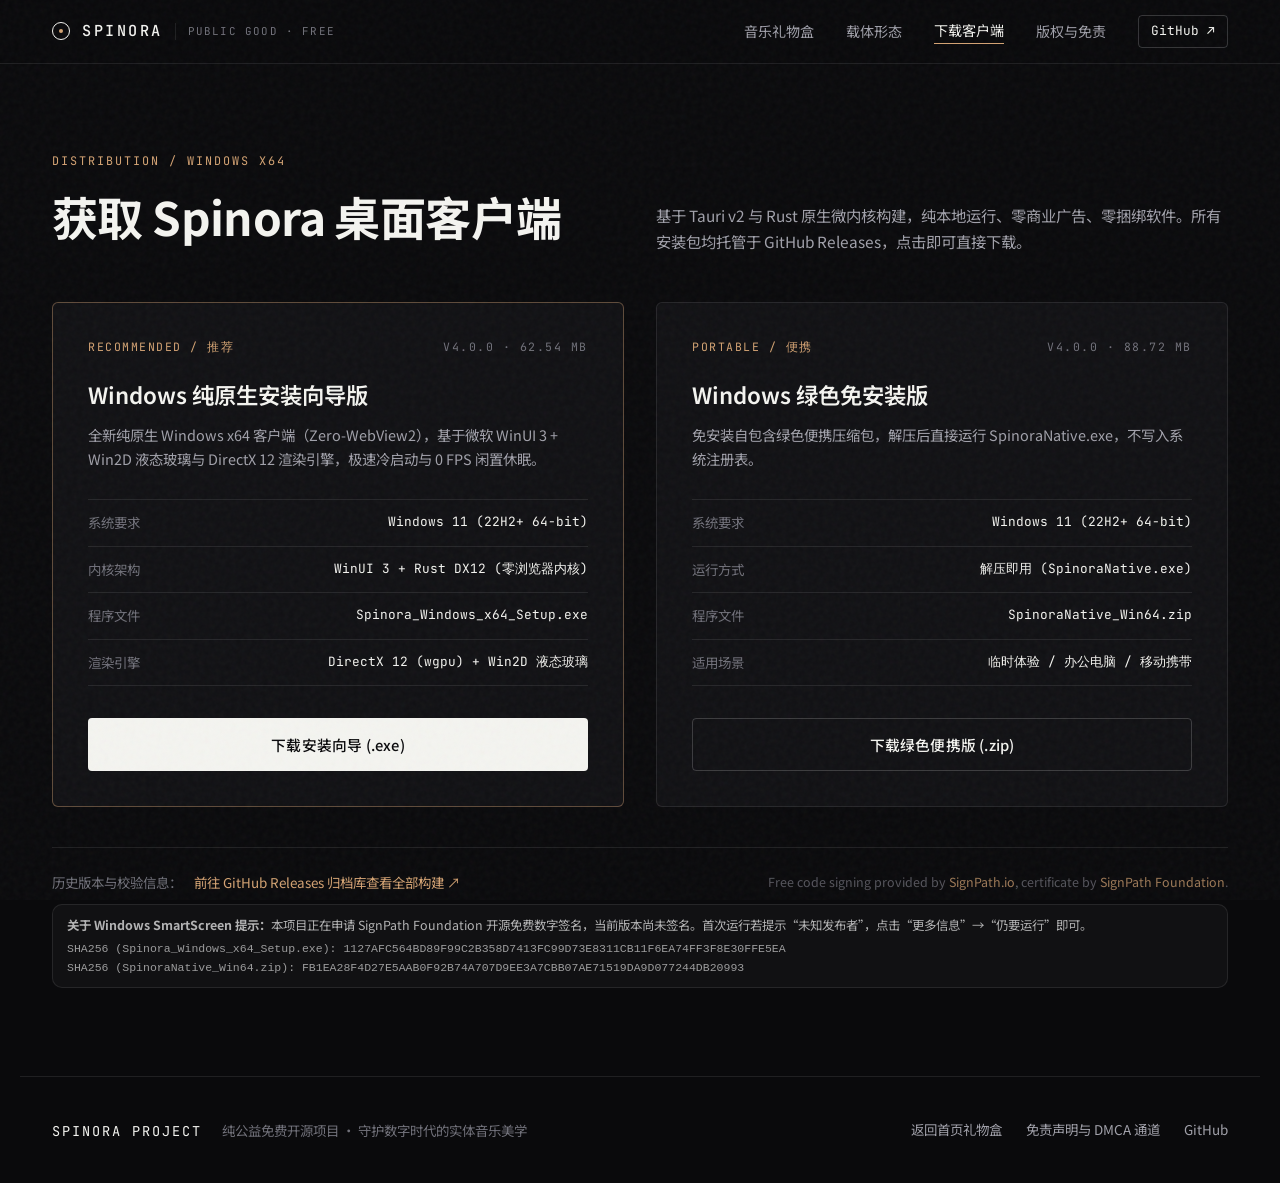
<file: public/download.html>
<!DOCTYPE html>
<html lang="zh-CN">
<head>
  <meta charset="UTF-8">
  <meta name="viewport" content="width=device-width, initial-scale=1.0">
  <title>下载桌面客户端 — Spinora</title>
  <meta name="description" content="免费下载 Spinora Windows 桌面端（安装向导版 2.44 MB / 绿色单文件便携版 9.54 MB），Tauri v2 + Rust 原生微内核，零广告纯公益。">
  <link rel="preconnect" href="https://fonts.googleapis.com">
  <link rel="preconnect" href="https://fonts.gstatic.com" crossorigin>
  <link href="https://fonts.googleapis.com/css2?family=Instrument+Serif:ital@0;1&family=JetBrains+Mono:wght@400;500&family=Noto+Sans+SC:wght@300;400;500;600;700&display=swap" rel="stylesheet">
  <link rel="stylesheet" href="css/style.css">
  <link rel="icon" type="image/svg+xml" href="assets/logo.svg">
</head>
<body>
  <div class="film-grain-overlay" aria-hidden="true"></div>
  <div class="ambient-studio-light" aria-hidden="true"></div>

  <header class="navbar">
    <div class="nav-inner">
      <a href="index.html" class="brand-box">
        <span class="brand-disc-mark" aria-hidden="true"></span>
        <span class="brand-title">SPINORA</span>
        <span class="brand-edition">PUBLIC GOOD · FREE</span>
      </a>
      <nav class="nav-menu">
        <a href="index.html#giftbox">音乐礼物盒</a>
        <a href="index.html#formats">载体形态</a>
        <a href="download.html" class="nav-active">下载客户端</a>
        <a href="javascript:void(0)" id="btn-open-disclaimer">版权与免责</a>
        <a href="https://github.com/muyang13140101-a11y/spinora-website" target="_blank" rel="noopener noreferrer" class="nav-gh-link">
          GitHub ↗
        </a>
      </nav>
    </div>
  </header>

  <main>
    <section class="editorial-section download-page-hero">
      <div class="section-header-split">
        <div>
          <div class="section-kicker">DISTRIBUTION / WINDOWS X64</div>
          <h1 class="section-title" style="font-size: clamp(2.1rem, 3.6vw, 3rem);">获取 Spinora 桌面客户端</h1>
        </div>
        <p class="section-lead">
          基于 Tauri v2 与 Rust 原生微内核构建，纯本地运行、零商业广告、零捆绑软件。所有安装包均托管于 GitHub Releases，点击即可直接下载。
        </p>
      </div>

      <div class="download-monolith-grid">
        <div class="dl-monolith dl-primary-card">
          <div class="dl-top-meta">
            <span class="dl-tag">RECOMMENDED / 推荐</span>
            <span class="dl-ver">V4.0.0 · 62.54 MB</span>
          </div>
          <h3>Windows 纯原生安装向导版</h3>
          <p class="dl-summary">全新纯原生 Windows x64 客户端（Zero-WebView2），基于微软 WinUI 3 + Win2D 液态玻璃与 DirectX 12 渲染引擎，极速冷启动与 0 FPS 闲置休眠。</p>
          <ul class="dl-spec-list">
            <li><span>系统要求</span><span>Windows 11 (22H2+ 64-bit)</span></li>
            <li><span>内核架构</span><span>WinUI 3 + Rust DX12 (零浏览器内核)</span></li>
            <li><span>程序文件</span><span>Spinora_Windows_x64_Setup.exe</span></li>
            <li><span>渲染引擎</span><span>DirectX 12 (wgpu) + Win2D 液态玻璃</span></li>
          </ul>
          <a href="https://github.com/muyang13140101-a11y/spinora-website/releases/download/v4.0.0/Spinora_Windows_x64_Setup.exe" class="btn btn-solid btn-full">
            下载安装向导 (.exe)
          </a>
        </div>

        <div class="dl-monolith">
          <div class="dl-top-meta">
            <span class="dl-tag">PORTABLE / 便携</span>
            <span class="dl-ver">V4.0.0 · 88.72 MB</span>
          </div>
          <h3>Windows 绿色免安装版</h3>
          <p class="dl-summary">免安装自包含绿色便携压缩包，解压后直接运行 SpinoraNative.exe，不写入系统注册表。</p>
          <ul class="dl-spec-list">
            <li><span>系统要求</span><span>Windows 11 (22H2+ 64-bit)</span></li>
            <li><span>运行方式</span><span>解压即用 (SpinoraNative.exe)</span></li>
            <li><span>程序文件</span><span>SpinoraNative_Win64.zip</span></li>
            <li><span>适用场景</span><span>临时体验 / 办公电脑 / 移动携带</span></li>
          </ul>
          <a href="https://github.com/muyang13140101-a11y/spinora-website/releases/download/v4.0.0/SpinoraNative_Win64.zip" class="btn btn-outline btn-full">
            下载绿色便携版 (.zip)
          </a>
        </div>
      </div>

      <div class="download-footnote-bar" style="flex-direction:column;align-items:flex-start;gap:10px;">
        <div style="display:flex;flex-wrap:wrap;align-items:center;gap:12px;width:100%;">
          <span>历史版本与校验信息：</span>
          <a href="https://github.com/muyang13140101-a11y/spinora-website/releases" target="_blank" rel="noopener noreferrer">前往 GitHub Releases 归档库查看全部构建 ↗</a>
          <span style="margin-left:auto;font-size:0.78rem;opacity:0.72;">Free code signing provided by <a href="https://signpath.io/" target="_blank" rel="noopener noreferrer">SignPath.io</a>, certificate by <a href="https://signpath.org/" target="_blank" rel="noopener noreferrer">SignPath Foundation</a>.</span>
        </div>
        <div style="font-size:0.78rem;line-height:1.65;color:rgba(255,255,255,0.68);background:rgba(255,255,255,0.03);border:1px solid rgba(255,255,255,0.09);border-radius:10px;padding:10px 14px;width:100%;">
          <div><strong>关于 Windows SmartScreen 提示：</strong>本项目正在申请 SignPath Foundation 开源免费数字签名，当前版本尚未签名。首次运行若提示“未知发布者”，点击“更多信息”→“仍要运行”即可。</div>
          <div style="margin-top:4px;font-family:monospace;font-size:0.72rem;word-break:break-all;opacity:0.86;">
            SHA256 (Spinora_Windows_x64_Setup.exe): 1127AFC564BD89F99C2B358D7413FC99D73E8311CB11F6EA74FF3F8E30FFE5EA<br/>
            SHA256 (SpinoraNative_Win64.zip): FB1EA28F4D27E5AAB0F92B74A707D9EE3A7CBB07AE71519DA9D077244DB20993
          </div>
        </div>
      </div>
    </section>
  </main>

  <footer class="footer">
    <div class="footer-inner">
      <div class="footer-left">
        <span class="footer-brand">SPINORA PROJECT</span>
        <span class="footer-desc">纯公益免费开源项目 · 守护数字时代的实体音乐美学</span>
      </div>
      <div class="footer-links">
        <a href="index.html">返回首页礼物盒</a>
        <a href="javascript:void(0)" id="footer-disclaimer-link">免责声明与 DMCA 通道</a>
        <a href="https://github.com/muyang13140101-a11y/spinora-website" target="_blank" rel="noopener noreferrer">GitHub</a>
      </div>
    </div>
  </footer>

  <!-- 免责弹窗 -->
  <div id="disclaimer-modal" class="modal-backdrop hidden">
    <div class="modal-card">
      <div class="modal-header">
        <h3>纯公益合规宗旨与法律免责声明</h3>
        <button id="btn-close-modal" class="modal-close-btn">&times;</button>
      </div>
      <div class="modal-body">
        <div class="disclaimer-alert">
          <strong>非商业与零侵权声明：</strong> Spinora 官方网站与客户端均为完全开源、非盈利的纯公益项目。绝不销售任何软件、不收取会员费、不设付费墙、亦不投放任何商业广告。
        </div>
        <div class="disclaimer-points">
          <h4>1. 零音频托管原则</h4>
          <p>Spinora 官方网站及边缘服务器绝不托管、储存、盗链或分发任何受版权保护的完整商业音频文件。</p>
          <h4>2. 本地化客户端架构</h4>
          <p>Spinora Windows 客户端采用 Tauri + Rust 架构，仅作为桌面本地渲染外壳，通过官方开放接口与用户授权服务交互，不破解、不绕过任何流媒体 DRM 防护。</p>
          <h4>3. 快速 DMCA 维权与下线通道</h4>
          <p>如有版权方认为网站内用户分享的曲目元数据涉嫌侵权，请发送邮件至 <strong>dmca@spinora.org</strong>，我们将在 24 小时内核实并下线。</p>
        </div>
      </div>
      <div class="modal-footer">
        <button id="btn-modal-confirm" class="btn btn-solid">我已了解并同意</button>
      </div>
    </div>
  </div>

  <script src="js/app.js"></script>
</body>
</html>
</file>
<file: public/css/style.css>
:root {
  --bg: #0a0a0c;
  --surface: #111114;
  --surface-elevated: #17171b;
  --hairline: rgba(255, 255, 255, 0.09);
  --hairline-strong: rgba(255, 255, 255, 0.18);
  --ink: #f4f4f0;
  --ink-muted: #a1a1aa;
  --ink-dim: #71717a;
  --amber: #d4a373;
  --amber-bright: #e6be94;
  --amber-soft: rgba(212, 163, 115, 0.14);
  --success: #4ade80;
  --danger: #f87171;
  --font-sans: "Noto Sans SC", -apple-system, BlinkMacSystemFont, "Segoe UI", sans-serif;
  --font-serif: "Instrument Serif", Georgia, "Songti SC", serif;
  --font-mono: "JetBrains Mono", ui-monospace, SFMono-Regular, monospace;
  --ease-spring: cubic-bezier(0.16, 1, 0.3, 1);
}

.scroll-progress-bar {
  position: fixed;
  top: 0;
  left: 0;
  height: 2px;
  width: 0%;
  background: linear-gradient(90deg, var(--amber), var(--amber-bright), #fff);
  z-index: 9998;
  transition: width 0.08s linear;
}

[data-reveal] {
  opacity: 0;
  transform: translateY(24px);
  transition: opacity 0.75s var(--ease-spring), transform 0.75s var(--ease-spring);
}

[data-reveal].revealed {
  opacity: 1;
  transform: translateY(0);
}

* {
  box-sizing: border-box;
  margin: 0;
  padding: 0;
}

html {
  scroll-behavior: smooth;
  background-color: var(--bg);
}

body {
  font-family: var(--font-sans);
  background-color: var(--bg);
  color: var(--ink);
  line-height: 1.6;
  overflow-x: hidden;
  -webkit-font-smoothing: antialiased;
}

/* 胶片颗粒噪点纹理：赋予界面真实的物理纸张与磨砂金属触感 */
.film-grain-overlay {
  position: fixed;
  inset: 0;
  z-index: 9999;
  pointer-events: none;
  opacity: 0.04;
  background-image: url("data:image/svg+xml,%3Csvg viewBox='0 0 200 200' xmlns='http://www.w3.org/2000/svg'%3E%3Cfilter id='n'%3E%3CfeTurbulence type='fractalNoise' baseFrequency='0.85' numOctaves='3' stitchTiles='stitch'/%3E%3C/filter%3E%3Crect width='100%25' height='100%25' filter='url(%23n)'/%3E%3C/svg%3E");
}

/* 克制的暖琥珀与冷银环境微光 */
.ambient-studio-light {
  position: fixed;
  inset: 0;
  z-index: -1;
  pointer-events: none;
  background:
    radial-gradient(circle at 75% 30%, rgba(212, 163, 115, 0.08) 0%, transparent 50%),
    radial-gradient(circle at 15% 75%, rgba(255, 255, 255, 0.03) 0%, transparent 45%);
}

/* 极简顶部导航 */
.navbar {
  position: sticky;
  top: 0;
  z-index: 1000;
  background: rgba(10, 10, 12, 0.78);
  backdrop-filter: blur(18px);
  -webkit-backdrop-filter: blur(18px);
  border-bottom: 1px solid var(--hairline);
}

.nav-inner {
  max-width: 1240px;
  margin: 0 auto;
  padding: 0.95rem 2rem;
  display: flex;
  align-items: center;
  justify-content: space-between;
}

.brand-box {
  display: flex;
  align-items: center;
  gap: 0.75rem;
  text-decoration: none;
  color: var(--ink);
}

.brand-disc-mark {
  width: 18px;
  height: 18px;
  border-radius: 50%;
  border: 1.5px solid var(--ink);
  position: relative;
  display: inline-block;
}

.brand-disc-mark::after {
  content: '';
  position: absolute;
  top: 50%;
  left: 50%;
  width: 4px;
  height: 4px;
  border-radius: 50%;
  background: var(--amber);
  transform: translate(-50%, -50%);
}

.brand-title {
  font-family: var(--font-mono);
  font-size: 0.95rem;
  font-weight: 500;
  letter-spacing: 2.5px;
}

.brand-edition {
  font-family: var(--font-mono);
  font-size: 0.68rem;
  color: var(--ink-dim);
  letter-spacing: 1.2px;
  padding-left: 0.75rem;
  border-left: 1px solid var(--hairline);
}

.nav-menu {
  display: flex;
  align-items: center;
  gap: 2rem;
}

.nav-menu a {
  color: var(--ink-muted);
  text-decoration: none;
  font-size: 0.88rem;
  font-weight: 400;
  transition: color 0.2s;
}

.nav-menu a:hover,
.nav-menu a.nav-active {
  color: var(--ink);
}

.nav-menu a.nav-active {
  border-bottom: 1px solid var(--amber);
  padding-bottom: 2px;
}

.nav-gh-link {
  font-family: var(--font-mono);
  font-size: 0.8rem !important;
  color: var(--ink) !important;
  border: 1px solid var(--hairline-strong);
  padding: 5px 12px;
  border-radius: 4px;
}

.nav-gh-link:hover {
  border-color: var(--amber);
  color: var(--amber-bright) !important;
}

/* 按钮体系：克制利落的工业线条 */
.btn {
  display: inline-flex;
  align-items: center;
  justify-content: center;
  padding: 0.85rem 1.75rem;
  font-size: 0.92rem;
  font-weight: 500;
  border-radius: 4px;
  text-decoration: none;
  cursor: pointer;
  border: 1px solid transparent;
  transition: all 0.22s ease;
  letter-spacing: 0.2px;
}

.btn-solid {
  background: var(--ink);
  color: #0a0a0c;
}

.btn-solid:hover {
  background: var(--amber-bright);
  transform: translateY(-1px);
}

.btn-outline {
  background: transparent;
  color: var(--ink);
  border-color: var(--hairline-strong);
}

.btn-outline:hover {
  border-color: var(--ink);
  background: rgba(255, 255, 255, 0.04);
}

.btn-full {
  width: 100%;
}

/* ========================================================
   Hero 首屏：开放式 3D CD 背景舞台 + 杂志排版
   ======================================================== */
.hero-stage-section {
  position: relative;
  min-height: 82vh;
  display: flex;
  align-items: center;
  border-bottom: 1px solid var(--hairline);
  overflow: hidden;
}

.hero-three-backdrop {
  position: absolute;
  inset: 0;
  z-index: 1;
  cursor: grab;
}

.hero-three-backdrop:active {
  cursor: grabbing;
}

/* 左侧暗角渐变，保证文字在 3D CD 背景前拥有极高可读性 */
.hero-three-backdrop::after {
  content: '';
  position: absolute;
  inset: 0;
  pointer-events: none;
  background: linear-gradient(90deg, rgba(10, 10, 12, 0.94) 0%, rgba(10, 10, 12, 0.72) 45%, rgba(10, 10, 12, 0.12) 100%);
}

.three-loading-hint {
  position: absolute;
  right: 18%;
  top: 50%;
  transform: translateY(-50%);
  font-family: var(--font-mono);
  font-size: 0.75rem;
  letter-spacing: 2px;
  color: var(--ink-dim);
}

.hero-content-layer {
  position: relative;
  z-index: 2;
  max-width: 1240px;
  width: 100%;
  margin: 0 auto;
  padding: 5rem 2rem;
  pointer-events: none;
}

.hero-content-layer > * {
  max-width: 580px;
  pointer-events: auto;
}

.hero-meta-line {
  font-family: var(--font-mono);
  font-size: 0.74rem;
  letter-spacing: 1.8px;
  color: var(--amber);
  display: flex;
  align-items: center;
  gap: 10px;
  margin-bottom: 1.5rem;
}

.hero-meta-line .sep {
  color: var(--ink-dim);
}

.hero-headline {
  font-size: clamp(2.5rem, 4.4vw, 3.85rem);
  font-weight: 700;
  line-height: 1.15;
  letter-spacing: -1px;
  margin-bottom: 1.4rem;
  color: var(--ink);
}

.serif-italic {
  font-family: var(--font-serif);
  font-style: italic;
  font-weight: 400;
  color: var(--amber-bright);
  letter-spacing: 0;
}

.hero-desc {
  font-size: 1rem;
  color: var(--ink-muted);
  line-height: 1.8;
  margin-bottom: 2.2rem;
}

.hero-cta-group {
  display: flex;
  gap: 1rem;
  margin-bottom: 3rem;
  flex-wrap: wrap;
}

.hero-hardware-bar {
  display: flex;
  align-items: center;
  gap: 0.65rem;
  flex-wrap: wrap;
  padding-top: 1.5rem;
  border-top: 1px solid var(--hairline);
}

.hw-label {
  font-family: var(--font-mono);
  font-size: 0.68rem;
  letter-spacing: 1.5px;
  color: var(--ink-dim);
  margin-right: 0.5rem;
}

.hw-btn {
  font-family: var(--font-mono);
  font-size: 0.72rem;
  letter-spacing: 0.8px;
  background: rgba(17, 17, 20, 0.8);
  border: 1px solid var(--hairline-strong);
  color: var(--ink-muted);
  padding: 5px 11px;
  border-radius: 3px;
  cursor: pointer;
  transition: all 0.2s;
}

.hw-btn:hover {
  color: var(--ink);
  border-color: var(--ink-muted);
}

.hw-btn.active {
  background: var(--amber-soft);
  border-color: var(--amber);
  color: var(--amber-bright);
}

.hw-hint {
  font-size: 0.75rem;
  color: var(--ink-dim);
  margin-left: auto;
}

/* ========================================================
   通用杂志章节排版
   ======================================================== */
.editorial-section {
  max-width: 1240px;
  margin: 0 auto;
  padding: 5.5rem 2rem;
  border-bottom: 1px solid var(--hairline);
}

.section-header-split {
  display: grid;
  grid-template-columns: 1fr 1fr;
  gap: 2rem;
  align-items: end;
  margin-bottom: 3rem;
}

.section-kicker {
  font-family: var(--font-mono);
  font-size: 0.74rem;
  letter-spacing: 2px;
  color: var(--amber);
  margin-bottom: 0.6rem;
}

.section-title {
  font-size: 2.2rem;
  font-weight: 700;
  letter-spacing: -0.6px;
  color: var(--ink);
}

.section-lead {
  font-size: 0.96rem;
  color: var(--ink-muted);
  line-height: 1.7;
}

.archive-counter {
  display: inline-block;
  margin-left: 8px;
  font-family: var(--font-mono);
  font-size: 0.82rem;
  color: var(--amber-bright);
}

/* ========================================================
   01 / 五种物理媒介形态：编号索引 + 质感物理模型预览
   ======================================================== */
.formats-showcase-grid {
  display: grid;
  grid-template-columns: 0.95fr 1.05fr;
  gap: 2.5rem;
  align-items: stretch;
}

.formats-index-list {
  display: flex;
  flex-direction: column;
  border-top: 1px solid var(--hairline);
}

.format-index-item {
  display: flex;
  align-items: center;
  gap: 1.2rem;
  padding: 1.25rem 0.75rem;
  background: transparent;
  border: none;
  border-bottom: 1px solid var(--hairline);
  color: var(--ink-muted);
  text-align: left;
  cursor: pointer;
  transition: all 0.2s ease;
}

.format-index-item:hover {
  color: var(--ink);
  padding-left: 1.15rem;
}

.format-index-item.active {
  color: var(--ink);
  background: rgba(255, 255, 255, 0.025);
  border-bottom-color: var(--amber);
  padding-left: 1.15rem;
}

.fmt-num {
  font-family: var(--font-mono);
  font-size: 0.8rem;
  color: var(--ink-dim);
}

.format-index-item.active .fmt-num {
  color: var(--amber);
}

.fmt-name {
  font-size: 1.05rem;
  font-weight: 600;
  flex-grow: 1;
}

.fmt-spec {
  font-family: var(--font-mono);
  font-size: 0.7rem;
  letter-spacing: 1px;
  color: var(--ink-dim);
}

.formats-stage-panel {
  background: var(--surface);
  border: 1px solid var(--hairline);
  border-radius: 6px;
  padding: 2rem;
  display: flex;
  flex-direction: column;
  justify-content: space-between;
}

.format-pane {
  display: none;
}

.format-pane.active {
  display: block;
  animation: fadeUp 0.3s ease;
}

@keyframes fadeUp {
  from { opacity: 0; transform: translateY(6px); }
  to { opacity: 1; transform: translateY(0); }
}

.pane-visual-box {
  height: 290px;
  background: radial-gradient(circle at center, #1a1a20 0%, #0d0d10 100%);
  border: 1px solid var(--hairline);
  border-radius: 4px;
  display: flex;
  align-items: center;
  justify-content: center;
  margin-bottom: 1.5rem;
  overflow: hidden;
  position: relative;
}

.pane-meta {
  font-family: var(--font-mono);
  font-size: 0.72rem;
  letter-spacing: 1.5px;
  color: var(--amber);
  margin-bottom: 0.45rem;
}

.pane-copy h3 {
  font-size: 1.35rem;
  font-weight: 600;
  margin-bottom: 0.65rem;
}

.pane-copy p {
  font-size: 0.92rem;
  color: var(--ink-muted);
  line-height: 1.7;
}

/* 物理器物纯 CSS 精细绘制 */
.real-cd-artifact {
  width: 156px;
  height: 156px;
  border-radius: 50%;
  background: radial-gradient(circle at center, transparent 18%, rgba(255,255,255,0.06) 19%, rgba(255,255,255,0.12) 100%);
  border: 1px solid rgba(255, 255, 255, 0.25);
  position: relative;
  display: flex;
  align-items: center;
  justify-content: center;
  box-shadow: 0 18px 40px rgba(0, 0, 0, 0.7);
  animation: slowSpin 14s linear infinite;
}

.real-cd-rainbow {
  position: absolute;
  inset: 2px;
  border-radius: 50%;
  background: conic-gradient(from 20deg, rgba(255,255,255,0.12), rgba(212,163,115,0.28), rgba(147,197,253,0.28), rgba(255,255,255,0.08), rgba(244,114,182,0.22), rgba(255,255,255,0.14));
  -webkit-mask-image: radial-gradient(circle, transparent 22%, black 23%);
  mask-image: radial-gradient(circle, transparent 22%, black 23%);
}

.real-cd-hub {
  width: 44px;
  height: 44px;
  border-radius: 50%;
  border: 1px solid rgba(255, 255, 255, 0.3);
  background: radial-gradient(circle, #0a0a0c 36%, rgba(255, 255, 255, 0.14) 38%, rgba(255, 255, 255, 0.05) 100%);
}

.real-brass-artifact {
  position: relative;
  width: 150px;
  height: 150px;
  display: flex;
  align-items: center;
  justify-content: center;
}

.brass-horn-ring {
  position: absolute;
  border-radius: 50%;
  border: 1.5px solid rgba(212, 163, 115, 0.45);
}

.ring-1 { width: 146px; height: 146px; background: radial-gradient(circle, transparent 55%, rgba(212,163,115,0.12) 100%); }
.ring-2 { width: 102px; height: 102px; border-color: rgba(212, 163, 115, 0.65); }
.ring-3 { width: 58px; height: 58px; border-color: rgba(230, 190, 148, 0.85); }
.brass-core { width: 18px; height: 18px; border-radius: 50%; background: var(--amber); box-shadow: 0 0 20px rgba(212, 163, 115, 0.6); }

.real-vinyl-artifact {
  width: 164px;
  height: 164px;
  border-radius: 50%;
  background: repeating-radial-gradient(circle at center, #09090b 0, #09090b 2px, #1c1c21 3px, #09090b 4px);
  border: 1px solid rgba(255, 255, 255, 0.15);
  display: flex;
  align-items: center;
  justify-content: center;
  box-shadow: 0 18px 36px rgba(0, 0, 0, 0.8);
  animation: slowSpin 16s linear infinite;
}

.vinyl-label-inner {
  width: 56px;
  height: 56px;
  border-radius: 50%;
  background: var(--amber);
  color: #0a0a0c;
  font-family: var(--font-mono);
  font-size: 0.5rem;
  font-weight: 700;
  display: flex;
  align-items: center;
  justify-content: center;
  text-align: center;
  line-height: 1.2;
}

.real-cassette-artifact {
  width: 210px;
  height: 132px;
  border: 1px solid rgba(255, 255, 255, 0.22);
  border-radius: 8px;
  background: rgba(255, 255, 255, 0.03);
  padding: 14px;
  display: flex;
  flex-direction: column;
  justify-content: space-between;
}

.cassette-window {
  height: 56px;
  border: 1px solid rgba(255, 255, 255, 0.15);
  border-radius: 4px;
  background: #09090b;
  display: flex;
  align-items: center;
  justify-content: space-around;
  padding: 0 14px;
}

.cassette-spool {
  width: 30px;
  height: 30px;
  border-radius: 50%;
  border: 2px dashed var(--ink-muted);
  animation: slowSpin 5s linear infinite;
}

.cassette-tape-bridge {
  width: 44px;
  height: 18px;
  border-top: 1px solid rgba(212, 163, 115, 0.5);
  border-bottom: 1px solid rgba(212, 163, 115, 0.5);
}

.cassette-label-strip {
  font-family: var(--font-mono);
  font-size: 0.62rem;
  letter-spacing: 1px;
  color: #0a0a0c;
  background: var(--ink);
  padding: 5px 8px;
  border-radius: 2px;
  text-align: center;
  font-weight: 600;
}

.lyrics-stage {
  position: relative;
  width: 100%;
  height: 100%;
  display: flex;
  flex-direction: column;
  align-items: center;
  justify-content: center;
  gap: 11px;
  padding: 1.5rem 2rem;
  overflow: hidden;
}

.lyrics-stage.hidden {
  display: none;
}

.lyrics-aurora-glow {
  position: absolute;
  inset: -25%;
  background:
    radial-gradient(circle at 30% 40%, rgba(212, 163, 115, 0.22), transparent 55%),
    radial-gradient(circle at 72% 62%, rgba(96, 165, 250, 0.16), transparent 52%);
  filter: blur(36px);
  animation: auroraDrift 9s ease-in-out infinite alternate;
  pointer-events: none;
}

@keyframes auroraDrift {
  0% { transform: translate(-4%, -3%) scale(1); }
  100% { transform: translate(5%, 4%) scale(1.08); }
}

.lyric-sample {
  position: relative;
  z-index: 1;
  font-family: var(--font-serif);
  text-align: center;
  cursor: pointer;
  transition: all 0.55s var(--ease-spring);
  user-select: none;
}

.lyric-sample.far {
  font-size: 0.92rem;
  color: rgba(161, 161, 170, 0.45);
  filter: blur(2.2px);
  transform: scale(0.92);
}

.lyric-sample.near {
  font-size: 1.12rem;
  color: rgba(244, 244, 240, 0.68);
  filter: blur(0.8px);
  transform: scale(0.96);
}

.lyric-sample.focus {
  font-size: 1.72rem;
  color: var(--ink);
  font-style: italic;
  filter: blur(0);
  transform: scale(1.04);
  text-shadow: 0 0 26px rgba(212, 163, 115, 0.35);
}

@keyframes slowSpin {
  from { transform: rotate(0deg); }
  to { transform: rotate(360deg); }
}

/* ========================================================
   02 / 下载专区：精密硬件规格表
   ======================================================== */
.download-monolith-grid {
  display: grid;
  grid-template-columns: 1fr 1fr;
  gap: 2rem;
}

.dl-monolith {
  background: var(--surface);
  border: 1px solid var(--hairline);
  border-radius: 6px;
  padding: 2.2rem;
  display: flex;
  flex-direction: column;
}

.dl-primary-card {
  border-color: rgba(212, 163, 115, 0.4);
}

.dl-top-meta {
  display: flex;
  justify-content: space-between;
  align-items: center;
  font-family: var(--font-mono);
  font-size: 0.72rem;
  letter-spacing: 1.5px;
  margin-bottom: 1.25rem;
}

.dl-tag {
  color: var(--amber);
}

.dl-ver {
  color: var(--ink-dim);
}

.dl-monolith h3 {
  font-size: 1.4rem;
  font-weight: 600;
  margin-bottom: 0.65rem;
}

.dl-summary {
  font-size: 0.9rem;
  color: var(--ink-muted);
  margin-bottom: 1.8rem;
  line-height: 1.65;
}

.dl-spec-list {
  list-style: none;
  border-top: 1px solid var(--hairline);
  margin-bottom: 2rem;
  flex-grow: 1;
}

.dl-spec-list li {
  display: flex;
  justify-content: space-between;
  padding: 0.75rem 0;
  border-bottom: 1px solid var(--hairline);
  font-size: 0.84rem;
}

.dl-spec-list li span:first-child {
  color: var(--ink-dim);
}

.dl-spec-list li span:last-child {
  font-family: var(--font-mono);
  color: var(--ink);
  font-size: 0.8rem;
}

/* ========================================================
   01 / 音乐礼物盲盒：Figma 级实体黑胶封套 & 拆封仪式
   ======================================================== */
.booth-grid {
  display: grid;
  grid-template-columns: 1fr 1fr;
  gap: 2rem;
  align-items: stretch;
}

.booth-panel {
  position: relative;
  background: linear-gradient(180deg, rgba(22, 22, 27, 0.88) 0%, rgba(14, 14, 17, 0.94) 100%);
  backdrop-filter: blur(24px);
  -webkit-backdrop-filter: blur(24px);
  border: 1px solid rgba(255, 255, 255, 0.08);
  border-radius: 16px;
  padding: 2rem;
  display: flex;
  flex-direction: column;
  box-shadow:
    inset 0 1px 0 rgba(255, 255, 255, 0.08),
    0 24px 60px -15px rgba(0, 0, 0, 0.7);
  overflow: hidden;
  transition: border-color 0.35s ease, box-shadow 0.35s ease;
}

.spotlight-panel::before {
  content: '';
  position: absolute;
  inset: 0;
  border-radius: inherit;
  background: radial-gradient(
    520px circle at var(--mx, 50%) var(--my, 25%),
    rgba(212, 163, 115, 0.09),
    transparent 45%
  );
  opacity: 0;
  transition: opacity 0.4s ease;
  pointer-events: none;
  z-index: 0;
}

.spotlight-panel:hover::before {
  opacity: 1;
}

.spotlight-panel > * {
  position: relative;
  z-index: 1;
}

.booth-panel-head {
  display: flex;
  align-items: center;
  justify-content: space-between;
  padding-bottom: 1rem;
  margin-bottom: 1.5rem;
  border-bottom: 1px solid rgba(255, 255, 255, 0.07);
}

.booth-label {
  font-family: var(--font-mono);
  font-size: 0.76rem;
  letter-spacing: 1.8px;
  color: var(--ink);
  font-weight: 500;
}

.booth-sub-meta {
  font-size: 0.76rem;
  color: var(--ink-dim);
}

.btn-text-action {
  background: rgba(255, 255, 255, 0.04);
  border: 1px solid rgba(255, 255, 255, 0.12);
  color: var(--ink);
  font-size: 0.78rem;
  padding: 6px 14px;
  border-radius: 999px;
  cursor: pointer;
  transition: all 0.25s var(--ease-spring);
}

.btn-text-action:hover {
  border-color: var(--amber);
  color: var(--amber-bright);
  background: rgba(212, 163, 115, 0.1);
  transform: translateY(-1px);
}

/* 左侧实体唱片封套与启封仪式 */
.booth-slot {
  flex: 1;
  display: flex;
  flex-direction: column;
  justify-content: center;
}

.sealed-sleeve-stage {
  perspective: 1200px;
  display: flex;
  align-items: center;
  justify-content: center;
  min-height: 460px;
  padding: 0.5rem 0;
}

.sealed-sleeve-card {
  position: relative;
  width: 100%;
  max-width: 390px;
  border-radius: 14px;
  background:
    radial-gradient(circle at 50% 0%, rgba(212, 163, 115, 0.12) 0%, transparent 55%),
    linear-gradient(155deg, #1b1b20 0%, #101014 60%, #0b0b0e 100%);
  border: 1px solid rgba(255, 255, 255, 0.12);
  box-shadow:
    inset 0 1px 0 rgba(255, 255, 255, 0.12),
    inset -8px 0 16px rgba(0, 0, 0, 0.5),
    0 28px 50px -12px rgba(0, 0, 0, 0.85);
  overflow: hidden;
  transform-style: preserve-3d;
  transition: transform 0.28s var(--ease-spring), box-shadow 0.35s ease, opacity 0.35s ease;
  cursor: pointer;
}

.sealed-sleeve-card:hover {
  box-shadow:
    inset 0 1px 0 rgba(255, 255, 255, 0.2),
    0 34px 64px -10px rgba(0, 0, 0, 0.9),
    0 0 40px -10px rgba(212, 163, 115, 0.18);
}

/* 塑封膜高光反光层 */
.sleeve-foil-sheen {
  position: absolute;
  inset: 0;
  background: radial-gradient(
    420px circle at var(--sheen-x, 50%) var(--sheen-y, 30%),
    rgba(255, 255, 255, 0.12),
    transparent 52%
  );
  pointer-events: none;
  z-index: 3;
  mix-blend-mode: screen;
}

/* 顶部虚线撕拉封条 */
.sleeve-tear-strip {
  position: relative;
  z-index: 4;
  display: flex;
  align-items: center;
  justify-content: space-between;
  padding: 11px 18px;
  background: linear-gradient(90deg, rgba(212, 163, 115, 0.14), rgba(212, 163, 115, 0.05));
  border-bottom: 1px dashed rgba(212, 163, 115, 0.42);
  transition: transform 0.48s var(--ease-spring), opacity 0.38s ease;
}

.tear-perforation {
  width: 22px;
  height: 8px;
  border-radius: 999px;
  border: 1px solid rgba(212, 163, 115, 0.55);
  background: rgba(0, 0, 0, 0.35);
}

.tear-label {
  font-family: var(--font-mono);
  font-size: 0.65rem;
  letter-spacing: 1.6px;
  color: var(--amber-bright);
}

.tear-notch {
  width: 0;
  height: 0;
  border-top: 5px solid transparent;
  border-bottom: 5px solid transparent;
  border-left: 7px solid var(--amber);
}

.sleeve-body {
  padding: 2.2rem 2rem 1.8rem;
  text-align: center;
  display: flex;
  flex-direction: column;
  align-items: center;
  position: relative;
  z-index: 2;
}

.sleeve-spine-tag {
  font-family: var(--font-mono);
  font-size: 0.64rem;
  letter-spacing: 2px;
  color: var(--ink-dim);
  margin-bottom: 1.4rem;
}

/* 黄铜火漆印章 */
.sleeve-wax-seal {
  width: 78px;
  height: 78px;
  border-radius: 50%;
  background: radial-gradient(circle at 32% 30%, #f0cca3, #c8915a 55%, #7a522c 100%);
  padding: 5px;
  margin-bottom: 1.5rem;
  box-shadow:
    0 12px 26px rgba(0, 0, 0, 0.65),
    0 0 24px rgba(212, 163, 115, 0.28),
    inset 0 2px 3px rgba(255, 255, 255, 0.45);
  transition: transform 0.45s var(--ease-spring), opacity 0.4s ease;
}

.sealed-sleeve-card:hover .sleeve-wax-seal {
  transform: scale(1.06) rotate(-4deg);
}

.wax-seal-inner {
  width: 100%;
  height: 100%;
  border-radius: 50%;
  border: 1.5px solid rgba(58, 34, 14, 0.45);
  background: radial-gradient(circle at 40% 35%, #dfb180, #b87f47 75%);
  display: flex;
  align-items: center;
  justify-content: center;
}

.wax-monogram {
  font-family: var(--font-serif);
  font-style: italic;
  font-size: 2.1rem;
  color: #361e09;
  text-shadow: 0 1px 0 rgba(255, 255, 255, 0.35);
  line-height: 1;
}

.sleeve-catalog-no {
  font-family: var(--font-mono);
  font-size: 0.68rem;
  letter-spacing: 2px;
  color: var(--amber);
  margin-bottom: 0.65rem;
}

.sleeve-heading {
  font-size: 1.32rem;
  font-weight: 600;
  letter-spacing: -0.3px;
  margin-bottom: 0.55rem;
}

.sleeve-sub {
  font-size: 0.86rem;
  color: var(--ink-muted);
  max-width: 280px;
  margin-bottom: 1.8rem;
  line-height: 1.65;
}

.btn-unseal-pill {
  display: inline-flex;
  align-items: center;
  gap: 10px;
  background: var(--ink);
  color: #0a0a0c;
  border: none;
  padding: 0.82rem 1.7rem;
  border-radius: 999px;
  font-size: 0.9rem;
  font-weight: 600;
  cursor: pointer;
  box-shadow: 0 10px 24px rgba(0, 0, 0, 0.5);
  transition: all 0.3s var(--ease-spring);
}

.btn-unseal-pill:hover {
  background: var(--amber-bright);
  transform: translateY(-2px) scale(1.02);
  box-shadow: 0 14px 30px rgba(212, 163, 115, 0.25);
}

.btn-unseal-pill .btn-arrow {
  transition: transform 0.25s var(--ease-spring);
}

.btn-unseal-pill:hover .btn-arrow {
  transform: translateX(4px);
}

.sleeve-bottom-stamp {
  display: flex;
  justify-content: space-between;
  padding: 10px 18px;
  border-top: 1px solid rgba(255, 255, 255, 0.06);
  background: rgba(0, 0, 0, 0.25);
  font-family: var(--font-mono);
  font-size: 0.62rem;
  letter-spacing: 1.4px;
  color: var(--ink-dim);
}

/* 拆封动画状态类 */
.sealed-sleeve-card.is-tearing .sleeve-tear-strip {
  transform: translateX(115%) rotate(3deg);
  opacity: 0;
}

.sealed-sleeve-card.is-tearing .sleeve-wax-seal {
  transform: scale(1.25) rotate(12deg);
  opacity: 0;
}

.sealed-sleeve-card.is-opening {
  transform: translateY(28px) scale(0.93) rotateX(8deg);
  opacity: 0;
}

/* 拆开后的唱片卡片（含专辑氛围光晕 + 滑出动效） */
.unpacked-card {
  position: relative;
  display: flex;
  flex-direction: column;
  border-radius: 12px;
  padding: 1.25rem;
  background: rgba(16, 16, 20, 0.72);
  border: 1px solid rgba(255, 255, 255, 0.09);
  overflow: hidden;
  animation: unsealReveal 0.65s var(--ease-spring) both;
}

.unpacked-ambient-glow {
  position: absolute;
  top: -40px;
  left: -30px;
  right: -30px;
  height: 210px;
  background-size: cover;
  background-position: center;
  filter: blur(55px) saturate(1.4);
  opacity: 0.22;
  pointer-events: none;
  z-index: 0;
}

.unpacked-card > *:not(.unpacked-ambient-glow) {
  position: relative;
  z-index: 1;
}

@keyframes unsealReveal {
  0% {
    opacity: 0;
    transform: translateY(28px) scale(0.95);
    filter: blur(6px);
  }
  100% {
    opacity: 1;
    transform: translateY(0) scale(1);
    filter: blur(0);
  }
}

.unpacked-hero-row {
  display: flex;
  align-items: center;
  gap: 1.5rem;
  padding-bottom: 1.25rem;
  margin-bottom: 1.15rem;
  border-bottom: 1px solid rgba(255, 255, 255, 0.08);
}

.unpacked-sleeve-box {
  position: relative;
  width: 128px;
  height: 92px;
  flex-shrink: 0;
}

.unpacked-vinyl-disc {
  position: absolute;
  right: 0;
  top: 4px;
  width: 84px;
  height: 84px;
  border-radius: 50%;
  background: repeating-radial-gradient(circle at center, #09090b 0, #09090b 2px, #27272a 3px, #09090b 4px);
  border: 1px solid rgba(255, 255, 255, 0.18);
  animation: discSlideOut 0.8s var(--ease-spring) 0.15s both, slowSpin 10s linear infinite;
  display: flex;
  align-items: center;
  justify-content: center;
  transition: transform 0.35s var(--ease-spring);
}

.unpacked-sleeve-box:hover .unpacked-vinyl-disc {
  transform: translateX(12px);
}

@keyframes discSlideOut {
  0% { transform: translateX(-34px) scale(0.88); opacity: 0; }
  100% { transform: translateX(0) scale(1); opacity: 1; }
}

.unpacked-vinyl-disc.paused {
  animation: discSlideOut 0.8s var(--ease-spring) 0.15s both, slowSpin 10s linear infinite paused;
}

.unpacked-vinyl-disc::after {
  content: '';
  width: 24px;
  height: 24px;
  border-radius: 50%;
  background: var(--amber);
  border: 4px solid #09090b;
}

.unpacked-cover-img {
  position: relative;
  z-index: 2;
  width: 92px;
  height: 92px;
  border-radius: 8px;
  object-fit: cover;
  box-shadow: 8px 12px 28px rgba(0, 0, 0, 0.85);
  border: 1px solid rgba(255, 255, 255, 0.16);
  background: var(--surface-elevated);
  transition: transform 0.35s var(--ease-spring);
}

.unpacked-sleeve-box:hover .unpacked-cover-img {
  transform: translateX(-4px) rotate(-2deg);
}

.unpacked-song-meta {
  flex-grow: 1;
  min-width: 0;
}

.unpacked-song-title {
  font-size: 1.2rem;
  font-weight: 600;
  color: var(--ink);
  margin-bottom: 4px;
  white-space: nowrap;
  overflow: hidden;
  text-overflow: ellipsis;
}

.unpacked-artist-name {
  font-size: 0.9rem;
  color: var(--amber-bright);
}

.unpacked-meta-time {
  font-family: var(--font-mono);
  font-size: 0.72rem;
  color: var(--ink-dim);
  margin-top: 6px;
}

/* 30秒试听条 */
.preview-audio-bar {
  display: flex;
  align-items: center;
  gap: 12px;
  background: var(--surface-elevated);
  border: 1px solid var(--hairline);
  padding: 10px 14px;
  border-radius: 4px;
  margin-bottom: 1.15rem;
}

.preview-audio-unavailable {
  font-size: 0.8rem;
  color: var(--ink-dim);
  border: 1px solid var(--hairline);
  padding: 8px 12px;
  border-radius: 4px;
  margin-bottom: 1.15rem;
  text-align: center;
}

.btn-play-preview {
  width: 34px;
  height: 34px;
  border-radius: 50%;
  border: 1px solid var(--amber);
  background: transparent;
  color: var(--amber-bright);
  cursor: pointer;
  display: flex;
  align-items: center;
  justify-content: center;
  flex-shrink: 0;
  transition: all 0.2s;
}

.btn-play-preview:hover {
  background: var(--amber);
  color: #0a0a0c;
}

.audio-progress-wrap {
  flex-grow: 1;
  display: flex;
  flex-direction: column;
  gap: 6px;
}

.audio-label {
  font-family: var(--font-mono);
  font-size: 0.72rem;
  color: var(--ink-muted);
  display: flex;
  justify-content: space-between;
  align-items: center;
}

.eq-bars {
  display: inline-flex;
  align-items: flex-end;
  gap: 2px;
  height: 10px;
  margin-right: 6px;
}

.eq-bars span {
  width: 2px;
  height: 3px;
  background: var(--amber);
}

.eq-bars.playing span:nth-child(1) { animation: eqBounce 0.6s infinite alternate; }
.eq-bars.playing span:nth-child(2) { animation: eqBounce 0.45s infinite alternate 0.15s; }
.eq-bars.playing span:nth-child(3) { animation: eqBounce 0.7s infinite alternate 0.3s; }
.eq-bars.playing span:nth-child(4) { animation: eqBounce 0.5s infinite alternate 0.1s; }

@keyframes eqBounce {
  from { height: 3px; }
  to { height: 10px; }
}

.audio-progress-track {
  width: 100%;
  height: 3px;
  background: rgba(255, 255, 255, 0.1);
  overflow: hidden;
}

.audio-progress-fill {
  width: 0%;
  height: 100%;
  background: var(--amber);
  transition: width 0.15s linear;
}

/* 留言卡片 */
.unpacked-quote-box {
  background: rgba(255, 255, 255, 0.02);
  border-left: 2px solid var(--amber);
  padding: 0.9rem 1.15rem;
  font-size: 0.92rem;
  color: var(--ink);
  line-height: 1.7;
  margin-bottom: 1rem;
}

.unpacked-quote-sender {
  margin-top: 8px;
  font-size: 0.78rem;
  color: var(--ink-dim);
}

.reply-echo-box {
  background: var(--amber-soft);
  border: 1px solid rgba(212, 163, 115, 0.28);
  border-radius: 4px;
  padding: 8px 12px;
  font-size: 0.8rem;
  color: var(--amber-bright);
  margin-bottom: 1rem;
}

/* 纯文字极简平台直达按钮（无小图标） */
.listen-platforms-box {
  margin-bottom: 1.25rem;
}

.listen-title {
  font-size: 0.78rem;
  color: var(--ink-muted);
  margin-bottom: 0.55rem;
}

.platform-chips-row {
  display: grid;
  grid-template-columns: repeat(3, 1fr);
  gap: 0.5rem;
}

.platform-chip {
  display: inline-flex;
  align-items: center;
  justify-content: center;
  padding: 7px 10px;
  border-radius: 3px;
  font-size: 0.8rem;
  font-weight: 500;
  text-decoration: none;
  background: transparent;
  border: 1px solid var(--hairline-strong);
  color: var(--ink-muted);
  transition: all 0.2s;
}

.platform-chip:hover {
  color: var(--ink);
  border-color: var(--amber);
  background: var(--amber-soft);
}

/* 共鸣与回信区 */
.resonance-wall {
  border-top: 1px solid var(--hairline);
  padding-top: 1rem;
  display: flex;
  flex-direction: column;
  gap: 8px;
}

.resonance-actions {
  display: flex;
  align-items: center;
  justify-content: space-between;
}

.btn-heart-resonate {
  background: transparent;
  border: 1px solid var(--hairline-strong);
  color: var(--ink);
  padding: 5px 14px;
  border-radius: 3px;
  font-size: 0.8rem;
  cursor: pointer;
  transition: all 0.2s;
  display: inline-flex;
  align-items: center;
  gap: 8px;
}

.btn-heart-resonate:hover {
  border-color: var(--amber);
  color: var(--amber-bright);
}

.reply-input-row {
  display: flex;
  gap: 8px;
}

.reply-input-row input {
  flex-grow: 1;
  background: var(--surface-elevated);
  border: 1px solid var(--hairline);
  color: var(--ink);
  padding: 8px 12px;
  border-radius: 3px;
  font-size: 0.84rem;
}

.reply-input-row input:focus {
  outline: none;
  border-color: var(--amber);
}

.btn-send-reply {
  background: var(--ink);
  border: none;
  color: #0a0a0c;
  padding: 8px 14px;
  border-radius: 3px;
  font-size: 0.82rem;
  font-weight: 600;
  cursor: pointer;
  white-space: nowrap;
}

.btn-send-reply:hover {
  background: var(--amber-bright);
}

/* 右侧：曲库源切换 + 搜索 + 表单 (Studio Liner Note 卡片质感) */
.seal-panel-rel {
  position: relative;
}

.seal-ceremony-overlay {
  position: absolute;
  inset: 0;
  z-index: 40;
  background: rgba(12, 12, 15, 0.94);
  backdrop-filter: blur(22px);
  -webkit-backdrop-filter: blur(22px);
  display: flex;
  flex-direction: column;
  align-items: center;
  justify-content: center;
  text-align: center;
  padding: 2rem;
  animation: fadeUp 0.45s var(--ease-spring) both;
}

.seal-ceremony-overlay.hidden {
  display: none;
}

.ceremony-stamp-ring {
  width: 96px;
  height: 96px;
  border-radius: 50%;
  border: 1px dashed rgba(212, 163, 115, 0.5);
  display: flex;
  align-items: center;
  justify-content: center;
  margin-bottom: 1.5rem;
  animation: stampDrop 0.65s var(--ease-spring) both;
}

.ceremony-wax-seal {
  width: 72px;
  height: 72px;
  border-radius: 50%;
  background: radial-gradient(circle at 35% 30%, #f0cca3, #c8915a 60%, #7a522c 100%);
  color: #361e09;
  font-family: var(--font-mono);
  font-size: 0.72rem;
  font-weight: 700;
  letter-spacing: 1.5px;
  display: flex;
  align-items: center;
  justify-content: center;
  box-shadow: 0 10px 28px rgba(212, 163, 115, 0.3);
}

@keyframes stampDrop {
  0% { transform: scale(1.7) rotate(-14deg); opacity: 0; }
  70% { transform: scale(0.95) rotate(2deg); opacity: 1; }
  100% { transform: scale(1) rotate(0deg); opacity: 1; }
}

.ceremony-title {
  font-size: 1.35rem;
  font-weight: 600;
  margin-bottom: 0.5rem;
}

.ceremony-desc {
  font-size: 0.88rem;
  color: var(--ink-muted);
  max-width: 280px;
  margin-bottom: 1.8rem;
  line-height: 1.65;
}

.source-filter-row {
  display: inline-flex;
  gap: 0.25rem;
  flex-wrap: wrap;
  padding: 4px;
  background: rgba(0, 0, 0, 0.35);
  border: 1px solid rgba(255, 255, 255, 0.07);
  border-radius: 999px;
  margin-bottom: 1.1rem;
}

.source-tab {
  background: transparent;
  border: none;
  color: var(--ink-muted);
  padding: 5px 13px;
  border-radius: 999px;
  font-size: 0.76rem;
  cursor: pointer;
  transition: all 0.25s var(--ease-spring);
}

.source-tab:hover {
  color: var(--ink);
}

.source-tab.active {
  background: rgba(212, 163, 115, 0.16);
  color: var(--amber-bright);
  box-shadow: inset 0 0 0 1px rgba(212, 163, 115, 0.4);
}

.search-music-wrapper {
  margin-bottom: 1.15rem;
  position: relative;
}

.search-input-box {
  position: relative;
  display: flex;
  align-items: center;
}

.search-input-box input {
  width: 100%;
  background: rgba(8, 8, 10, 0.65);
  border: 1px solid rgba(255, 255, 255, 0.11);
  color: var(--ink);
  padding: 0.85rem 4.2rem 0.85rem 1.05rem;
  border-radius: 10px;
  font-size: 0.9rem;
  transition: all 0.25s ease;
}

.search-input-box input:focus {
  outline: none;
  border-color: var(--amber);
  background: rgba(12, 12, 15, 0.9);
  box-shadow: 0 0 0 3px rgba(212, 163, 115, 0.14);
}

.btn-clear-search {
  position: absolute;
  right: 10px;
  background: transparent;
  border: none;
  color: var(--ink-dim);
  font-size: 0.76rem;
  cursor: pointer;
}

.btn-clear-search:hover {
  color: var(--ink);
}

.search-spinner {
  position: absolute;
  right: 46px;
  width: 14px;
  height: 14px;
  border: 1.5px solid var(--hairline-strong);
  border-top-color: var(--amber);
  border-radius: 50%;
  animation: slowSpin 0.8s linear infinite;
}

.manual-toggle-row {
  display: flex;
  align-items: center;
  justify-content: space-between;
  margin-top: 6px;
}

.manual-hint {
  font-size: 0.74rem;
  color: var(--ink-dim);
}

.btn-link-subtle {
  background: none;
  border: none;
  color: var(--amber);
  font-size: 0.76rem;
  cursor: pointer;
  text-decoration: underline;
  text-underline-offset: 3px;
}

.manual-entry-box {
  background: var(--surface-elevated);
  border: 1px solid var(--hairline);
  padding: 0.9rem;
  border-radius: 4px;
  margin-bottom: 1rem;
}

/* 搜索下拉菜单 */
.search-dropdown {
  position: absolute;
  top: calc(100% - 18px);
  left: 0;
  right: 0;
  background: #141418;
  border: 1px solid var(--hairline-strong);
  border-radius: 4px;
  box-shadow: 0 24px 48px rgba(0, 0, 0, 0.85);
  z-index: 500;
  max-height: 290px;
  overflow-y: auto;
}

.search-dropdown-item {
  display: flex;
  align-items: center;
  gap: 12px;
  padding: 10px 12px;
  cursor: pointer;
  border-bottom: 1px solid var(--hairline);
  transition: background 0.15s;
}

.search-dropdown-item:last-child {
  border-bottom: none;
}

.search-dropdown-item:hover {
  background: rgba(255, 255, 255, 0.05);
}

.search-thumb {
  width: 40px;
  height: 40px;
  border-radius: 2px;
  object-fit: cover;
  flex-shrink: 0;
  background: var(--surface-elevated);
}

.search-item-meta {
  flex-grow: 1;
  min-width: 0;
}

.search-item-title {
  font-size: 0.88rem;
  font-weight: 500;
  color: var(--ink);
  white-space: nowrap;
  overflow: hidden;
  text-overflow: ellipsis;
}

.search-item-artist {
  font-size: 0.76rem;
  color: var(--ink-muted);
  white-space: nowrap;
  overflow: hidden;
  text-overflow: ellipsis;
}

.search-item-badges {
  display: flex;
  align-items: center;
  gap: 6px;
  flex-shrink: 0;
}

.search-source-pill {
  font-family: var(--font-mono);
  font-size: 0.68rem;
  padding: 2px 6px;
  border: 1px solid var(--hairline);
  color: var(--ink-muted);
}

.search-preview-badge {
  font-family: var(--font-mono);
  font-size: 0.68rem;
  color: var(--amber);
}

/* 已选歌曲预览卡 */
.selected-song-preview {
  display: flex;
  align-items: center;
  gap: 12px;
  background: rgba(212, 163, 115, 0.06);
  border: 1px solid rgba(212, 163, 115, 0.35);
  padding: 10px 14px;
  border-radius: 10px;
  margin-bottom: 1.05rem;
  animation: fadeUp 0.35s var(--ease-spring) both;
}

.preview-cover {
  width: 48px;
  height: 48px;
  border-radius: 6px;
  object-fit: cover;
  flex-shrink: 0;
  box-shadow: 0 6px 16px rgba(0, 0, 0, 0.5);
}

.preview-details {
  flex-grow: 1;
  min-width: 0;
}

.preview-title-row {
  display: flex;
  align-items: center;
  gap: 8px;
}

.preview-title {
  font-size: 0.92rem;
  font-weight: 600;
  color: var(--ink);
  white-space: nowrap;
  overflow: hidden;
  text-overflow: ellipsis;
}

.preview-source-tag {
  font-family: var(--font-mono);
  font-size: 0.68rem;
  color: var(--amber);
}

.preview-artist {
  font-size: 0.8rem;
  color: var(--ink-muted);
}

.preview-status-tag {
  font-size: 0.72rem;
  color: var(--ink-dim);
  margin-top: 2px;
}

.preview-actions {
  display: flex;
  gap: 6px;
  flex-shrink: 0;
}

.btn-mini-ctrl {
  background: transparent;
  border: 1px solid var(--hairline-strong);
  color: var(--ink);
  padding: 4px 10px;
  border-radius: 3px;
  font-size: 0.76rem;
  cursor: pointer;
}

.btn-mini-ctrl:hover {
  border-color: var(--amber);
  color: var(--amber-bright);
}

/* 表单字段 */
.form-field {
  margin-bottom: 1rem;
}

.label-between {
  display: flex;
  justify-content: space-between;
  align-items: center;
  margin-bottom: 0.45rem;
}

.label-between label,
.form-field label,
.form-field-half label {
  font-size: 0.82rem;
  font-weight: 500;
  color: var(--ink-muted);
  display: block;
  margin-bottom: 0.35rem;
}

.label-between label {
  margin-bottom: 0;
}

.req {
  color: var(--amber);
}

.char-count {
  font-family: var(--font-mono);
  font-size: 0.72rem;
  color: var(--ink-dim);
}

.mood-chips-row {
  display: flex;
  gap: 6px;
  flex-wrap: wrap;
  margin-bottom: 0.5rem;
}

.mood-chip {
  background: rgba(255, 255, 255, 0.03);
  border: 1px solid rgba(255, 255, 255, 0.09);
  color: var(--ink-muted);
  padding: 4px 11px;
  border-radius: 999px;
  font-size: 0.74rem;
  cursor: pointer;
  transition: all 0.25s var(--ease-spring);
}

.mood-chip:hover {
  border-color: var(--amber);
  color: var(--amber-bright);
  background: rgba(212, 163, 115, 0.09);
  transform: translateY(-1px);
}

.form-field textarea,
.form-field-half input {
  width: 100%;
  background: rgba(8, 8, 10, 0.65);
  border: 1px solid rgba(255, 255, 255, 0.1);
  color: var(--ink);
  padding: 0.78rem 0.95rem;
  border-radius: 10px;
  font-size: 0.88rem;
  font-family: inherit;
  transition: all 0.25s ease;
}

.form-field textarea:focus,
.form-field-half input:focus {
  outline: none;
  border-color: var(--amber);
  background: rgba(12, 12, 15, 0.9);
  box-shadow: 0 0 0 3px rgba(212, 163, 115, 0.14);
}

.audio-progress-track {
  cursor: pointer;
  height: 5px;
  border-radius: 999px;
  transition: height 0.2s ease;
}

.audio-progress-track:hover {
  height: 7px;
}

.btn-heart-resonate {
  position: relative;
}

.heart-float-plus {
  position: absolute;
  top: -10px;
  right: 8px;
  font-family: var(--font-mono);
  font-size: 0.76rem;
  font-weight: 700;
  color: var(--amber-bright);
  pointer-events: none;
  animation: floatPlusOne 0.8s var(--ease-spring) forwards;
}

@keyframes floatPlusOne {
  0% { opacity: 1; transform: translateY(0) scale(0.8); }
  100% { opacity: 0; transform: translateY(-22px) scale(1.15); }
}

.form-field-row {
  display: flex;
  gap: 0.9rem;
  margin-bottom: 0.75rem;
}

.form-field-half {
  flex: 1;
}

.email-privacy-notice {
  font-size: 0.75rem;
  color: var(--ink-dim);
  line-height: 1.5;
  margin-bottom: 1.25rem;
}

.form-feedback {
  margin-top: 0.8rem;
  font-size: 0.84rem;
  text-align: center;
}

/* 页脚 */
.footer {
  padding: 2.5rem 2rem;
  max-width: 1240px;
  margin: 0 auto;
}

.footer-inner {
  display: flex;
  align-items: center;
  justify-content: space-between;
  flex-wrap: wrap;
  gap: 1.5rem;
}

.footer-brand {
  font-family: var(--font-mono);
  font-size: 0.85rem;
  letter-spacing: 2px;
  color: var(--ink);
  margin-right: 1rem;
}

.footer-desc {
  color: var(--ink-dim);
  font-size: 0.84rem;
}

.footer-links {
  display: flex;
  gap: 1.5rem;
}

.footer-links a {
  color: var(--ink-muted);
  text-decoration: none;
  font-size: 0.84rem;
}

.footer-links a:hover {
  color: var(--ink);
}

/* 免责弹窗 */
.modal-backdrop {
  position: fixed;
  inset: 0;
  background: rgba(0, 0, 0, 0.82);
  backdrop-filter: blur(8px);
  z-index: 2000;
  display: flex;
  align-items: center;
  justify-content: center;
  padding: 1.5rem;
}

.modal-card {
  background: var(--surface);
  border: 1px solid var(--hairline-strong);
  border-radius: 6px;
  max-width: 600px;
  width: 100%;
}

.modal-header {
  padding: 1.25rem 1.5rem;
  border-bottom: 1px solid var(--hairline);
  display: flex;
  align-items: center;
  justify-content: space-between;
}

.modal-header h3 {
  font-size: 1.05rem;
  font-weight: 600;
}

.modal-close-btn {
  background: transparent;
  border: none;
  color: var(--ink-muted);
  font-size: 1.5rem;
  cursor: pointer;
}

.modal-body {
  padding: 1.5rem;
  max-height: 60vh;
  overflow-y: auto;
}

.disclaimer-alert {
  background: var(--amber-soft);
  border-left: 2px solid var(--amber);
  padding: 0.9rem 1rem;
  font-size: 0.86rem;
  line-height: 1.6;
  margin-bottom: 1.2rem;
  color: var(--ink);
}

.disclaimer-points h4 {
  font-size: 0.92rem;
  margin: 1rem 0 0.35rem;
}

.disclaimer-points p {
  font-size: 0.84rem;
  color: var(--ink-muted);
  line-height: 1.65;
}

.modal-footer {
  padding: 1rem 1.5rem;
  border-top: 1px solid var(--hairline);
  display: flex;
  justify-content: flex-end;
}

.hidden {
  display: none !important;
}

@media (max-width: 960px) {
  .hero-three-backdrop::after {
    background: linear-gradient(180deg, rgba(10, 10, 12, 0.45) 0%, rgba(10, 10, 12, 0.92) 70%);
  }
  .section-header-split,
  .formats-showcase-grid,
  .download-monolith-grid,
  .booth-grid {
    grid-template-columns: 1fr;
  }
  .nav-menu {
    display: none;
  }
}

@media (max-width: 600px) {
  .platform-chips-row {
    grid-template-columns: repeat(2, 1fr);
  }
  .form-field-row {
    flex-direction: column;
  }
}

.format-three-canvas {
  width: 100%;
  height: 100%;
  position: relative;
  cursor: grab;
}

.format-three-canvas:active {
  cursor: grabbing;
}

.inline-dl-link {
  display: inline-block;
  margin-left: 8px;
  font-family: var(--font-mono);
  font-size: 0.78rem;
  color: var(--amber);
  text-decoration: none;
  border-bottom: 1px solid rgba(212, 163, 115, 0.4);
}

.inline-dl-link:hover {
  color: var(--amber-bright);
  border-bottom-color: var(--amber-bright);
}

.download-page-hero {
  min-height: 70vh;
}

.download-footnote-bar {
  margin-top: 2.5rem;
  padding-top: 1.5rem;
  border-top: 1px solid var(--hairline);
  font-size: 0.84rem;
  color: var(--ink-dim);
  display: flex;
  gap: 1rem;
  flex-wrap: wrap;
}

.download-footnote-bar a {
  color: var(--amber);
  text-decoration: none;
}

.download-footnote-bar a:hover {
  text-decoration: underline;
}

/* ========================================================
   3D 立体礼物盒拆封舞台 (.gift3d-stage)
   ======================================================== */
.gift3d-stage {
  position: relative;
  width: 100%;
  min-height: 500px;
  height: 100%;
  border-radius: 14px;
  background:
    radial-gradient(circle at 50% 42%, rgba(212, 163, 115, 0.08) 0%, transparent 62%),
    linear-gradient(180deg, rgba(14, 14, 18, 0.92) 0%, rgba(9, 9, 12, 0.98) 100%);
  border: 1px solid rgba(255, 255, 255, 0.08);
  box-shadow: inset 0 1px 0 rgba(255, 255, 255, 0.06);
  overflow: hidden;
  display: flex;
  flex-direction: column;
}

.gift3d-steps {
  position: absolute;
  top: 14px;
  left: 16px;
  right: 16px;
  z-index: 4;
  display: flex;
  align-items: center;
  justify-content: center;
  gap: 8px;
  font-family: var(--font-mono);
  font-size: 0.68rem;
  letter-spacing: 0.8px;
  color: var(--ink-dim);
  pointer-events: none;
}

.g-step {
  padding: 3px 9px;
  border-radius: 999px;
  transition: all 0.3s var(--ease-spring);
}

.g-step.active {
  color: var(--amber-bright);
  background: rgba(212, 163, 115, 0.14);
  border: 1px solid rgba(212, 163, 115, 0.38);
}

.g-step.done {
  color: var(--ink-muted);
}

.g-sep {
  opacity: 0.35;
}

.gift3d-canvas {
  width: 100%;
  flex: 1;
  min-height: 500px;
  cursor: grab;
  touch-action: none;
}

.gift3d-canvas:active {
  cursor: grabbing;
}

.gift3d-canvas.is-pointer {
  cursor: pointer;
}

.gift3d-songtag {
  position: absolute;
  top: 52px;
  left: 18px;
  z-index: 4;
  max-width: 240px;
  padding: 10px 14px;
  border-radius: 10px;
  background: rgba(12, 12, 16, 0.72);
  backdrop-filter: blur(14px);
  -webkit-backdrop-filter: blur(14px);
  border: 1px solid rgba(255, 255, 255, 0.1);
  pointer-events: none;
  animation: fadeUp 0.45s var(--ease-spring) both;
}

.gift3d-songtag.hidden {
  display: none;
}

.gs-from {
  font-family: var(--font-mono);
  font-size: 0.62rem;
  letter-spacing: 1.2px;
  color: var(--amber);
  margin-bottom: 3px;
}

.gs-title {
  font-size: 0.96rem;
  font-weight: 600;
  color: var(--ink);
  white-space: nowrap;
  overflow: hidden;
  text-overflow: ellipsis;
}

.gs-artist {
  font-size: 0.78rem;
  color: var(--ink-muted);
}

.gift3d-hint {
  position: absolute;
  bottom: 16px;
  left: 50%;
  transform: translateX(-50%);
  z-index: 4;
  padding: 6px 16px;
  border-radius: 999px;
  background: rgba(12, 12, 16, 0.76);
  backdrop-filter: blur(12px);
  -webkit-backdrop-filter: blur(12px);
  border: 1px solid rgba(255, 255, 255, 0.1);
  font-size: 0.76rem;
  color: var(--ink-muted);
  white-space: nowrap;
  max-width: calc(100% - 24px);
  overflow: hidden;
  text-overflow: ellipsis;
  pointer-events: none;
}

.gift3d-hint.hidden {
  display: none;
}

.gift3d-hint.pulse {
  animation: hintPulse 0.45s var(--ease-spring);
}

@keyframes hintPulse {
  0% { opacity: 0.35; transform: translateX(-50%) translateY(6px); }
  100% { opacity: 1; transform: translateX(-50%) translateY(0); }
}

/* 双击 CD 弹出聆听与平台选择面板 */
.gift3d-sheet {
  position: absolute;
  inset: 0;
  z-index: 12;
  background: rgba(11, 11, 14, 0.92);
  backdrop-filter: blur(22px);
  -webkit-backdrop-filter: blur(22px);
  display: flex;
  flex-direction: column;
  opacity: 0;
  transform: translateY(24px);
  transition: opacity 0.38s var(--ease-spring), transform 0.38s var(--ease-spring);
}

.gift3d-sheet.hidden {
  display: none;
}

.gift3d-sheet.open {
  opacity: 1;
  transform: translateY(0);
}

.gift3d-sheet-head {
  display: flex;
  align-items: center;
  justify-content: space-between;
  padding: 14px 18px;
  border-bottom: 1px solid rgba(255, 255, 255, 0.08);
}

.sheet-kicker {
  font-family: var(--font-mono);
  font-size: 0.7rem;
  letter-spacing: 1.5px;
  color: var(--amber);
}

.gift3d-sheet-close {
  background: rgba(255, 255, 255, 0.06);
  border: 1px solid rgba(255, 255, 255, 0.14);
  color: var(--ink);
  font-size: 0.76rem;
  padding: 5px 12px;
  border-radius: 999px;
  cursor: pointer;
  transition: all 0.2s;
}

.gift3d-sheet-close:hover {
  border-color: var(--amber);
  color: var(--amber-bright);
}

.gift3d-sheet-body {
  flex: 1;
  overflow-y: auto;
  padding: 14px 16px 18px;
}

@media (max-width: 600px) {
  .gift3d-stage,
  .gift3d-canvas {
    min-height: 420px;
  }
  .gift3d-steps {
    font-size: 0.6rem;
    gap: 4px;
  }
  .g-step {
    padding: 2px 6px;
  }
}

/* 端详 CD 时的快捷操作胶囊 */
.gift3d-zoom-actions {
  position: absolute;
  bottom: 54px;
  left: 50%;
  transform: translateX(-50%);
  z-index: 5;
  display: flex;
  align-items: center;
  gap: 10px;
  animation: fadeUp 0.4s var(--ease-spring) both;
}

.gift3d-zoom-actions.hidden {
  display: none;
}

.gift3d-action-btn {
  padding: 8px 16px;
  border-radius: 999px;
  font-size: 0.78rem;
  font-weight: 500;
  cursor: pointer;
  border: 1px solid rgba(255, 255, 255, 0.16);
  background: rgba(14, 14, 18, 0.84);
  backdrop-filter: blur(14px);
  -webkit-backdrop-filter: blur(14px);
  color: var(--ink);
  transition: all 0.25s var(--ease-spring);
  white-space: nowrap;
}

.gift3d-action-btn:hover {
  border-color: var(--amber);
  color: var(--amber-bright);
  transform: translateY(-1px);
}

.gift3d-action-btn.primary {
  background: var(--ink);
  color: #0a0a0c;
  border-color: transparent;
  font-weight: 600;
}

.gift3d-action-btn.primary:hover {
  background: var(--amber-bright);
  color: #0a0a0c;
}

.ceremony-actions {
  display: flex;
  flex-direction: column;
  align-items: center;
  gap: 12px;
}
</file>
